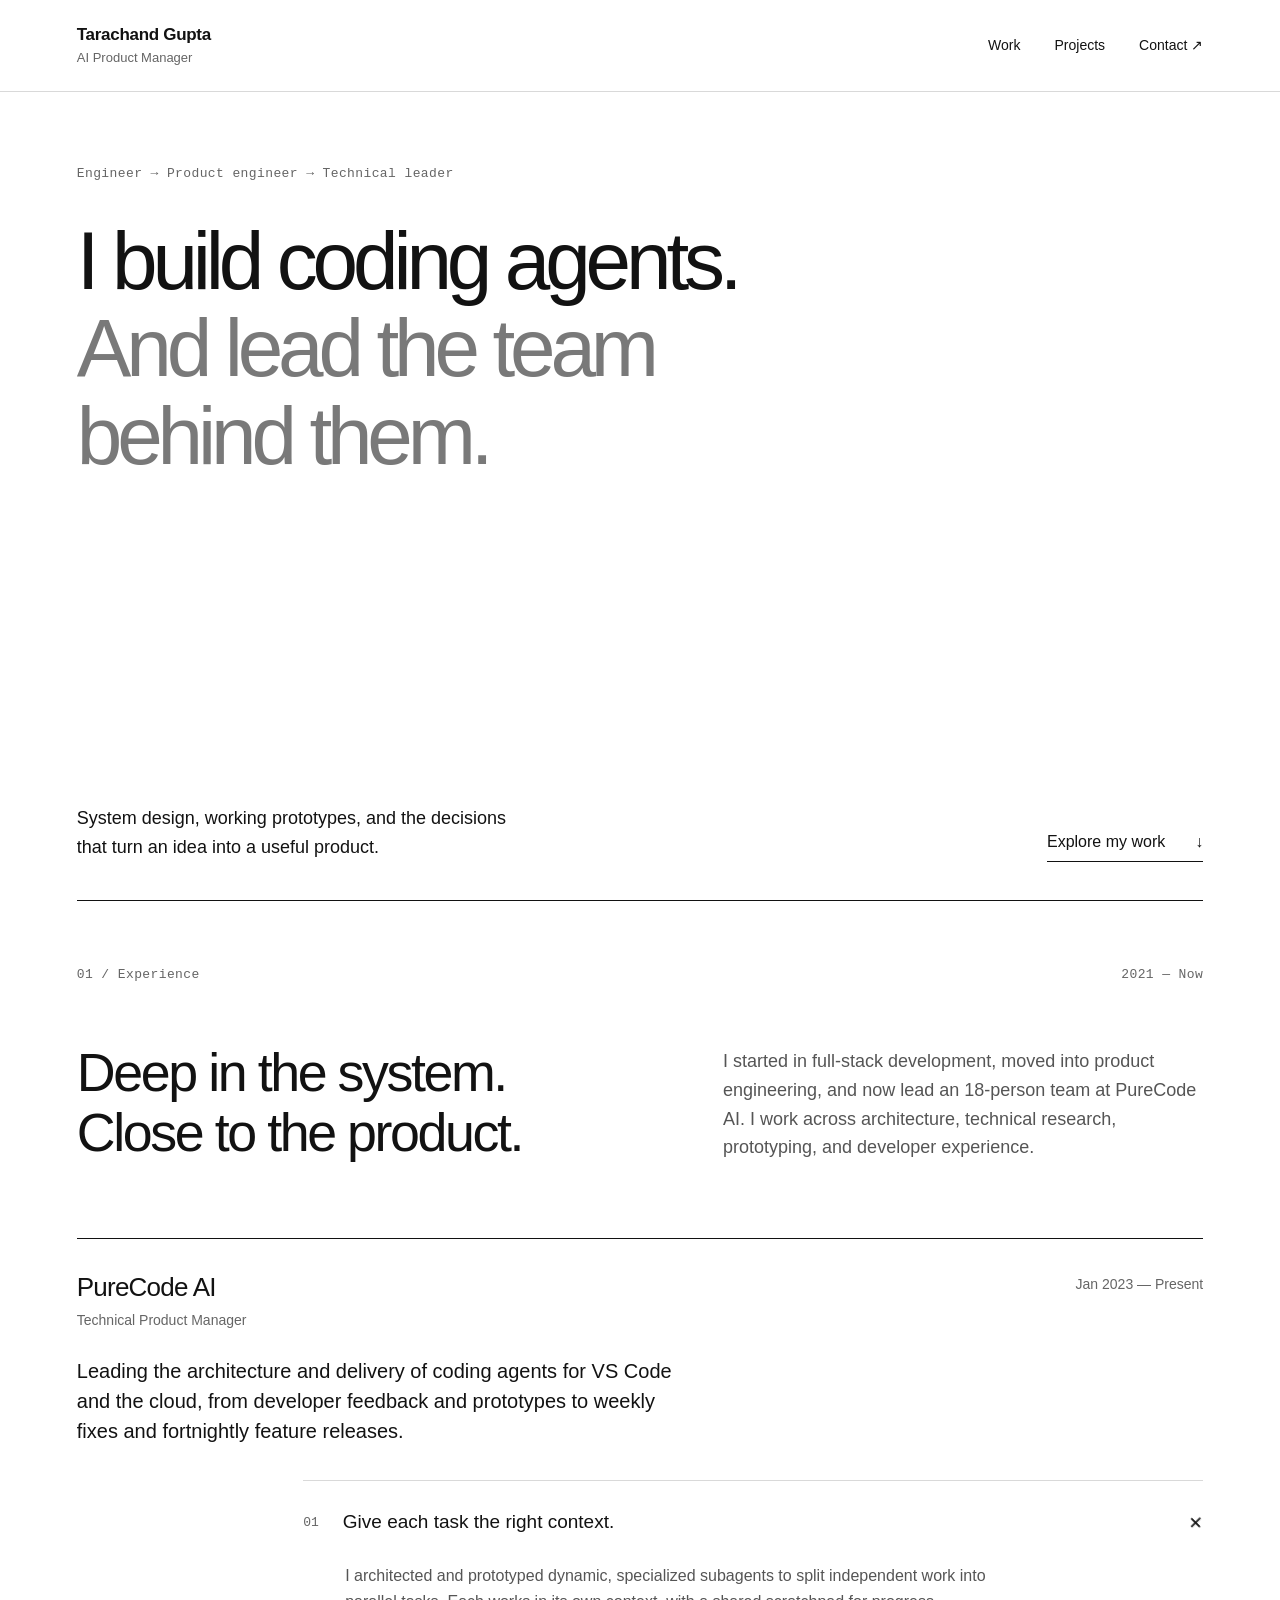
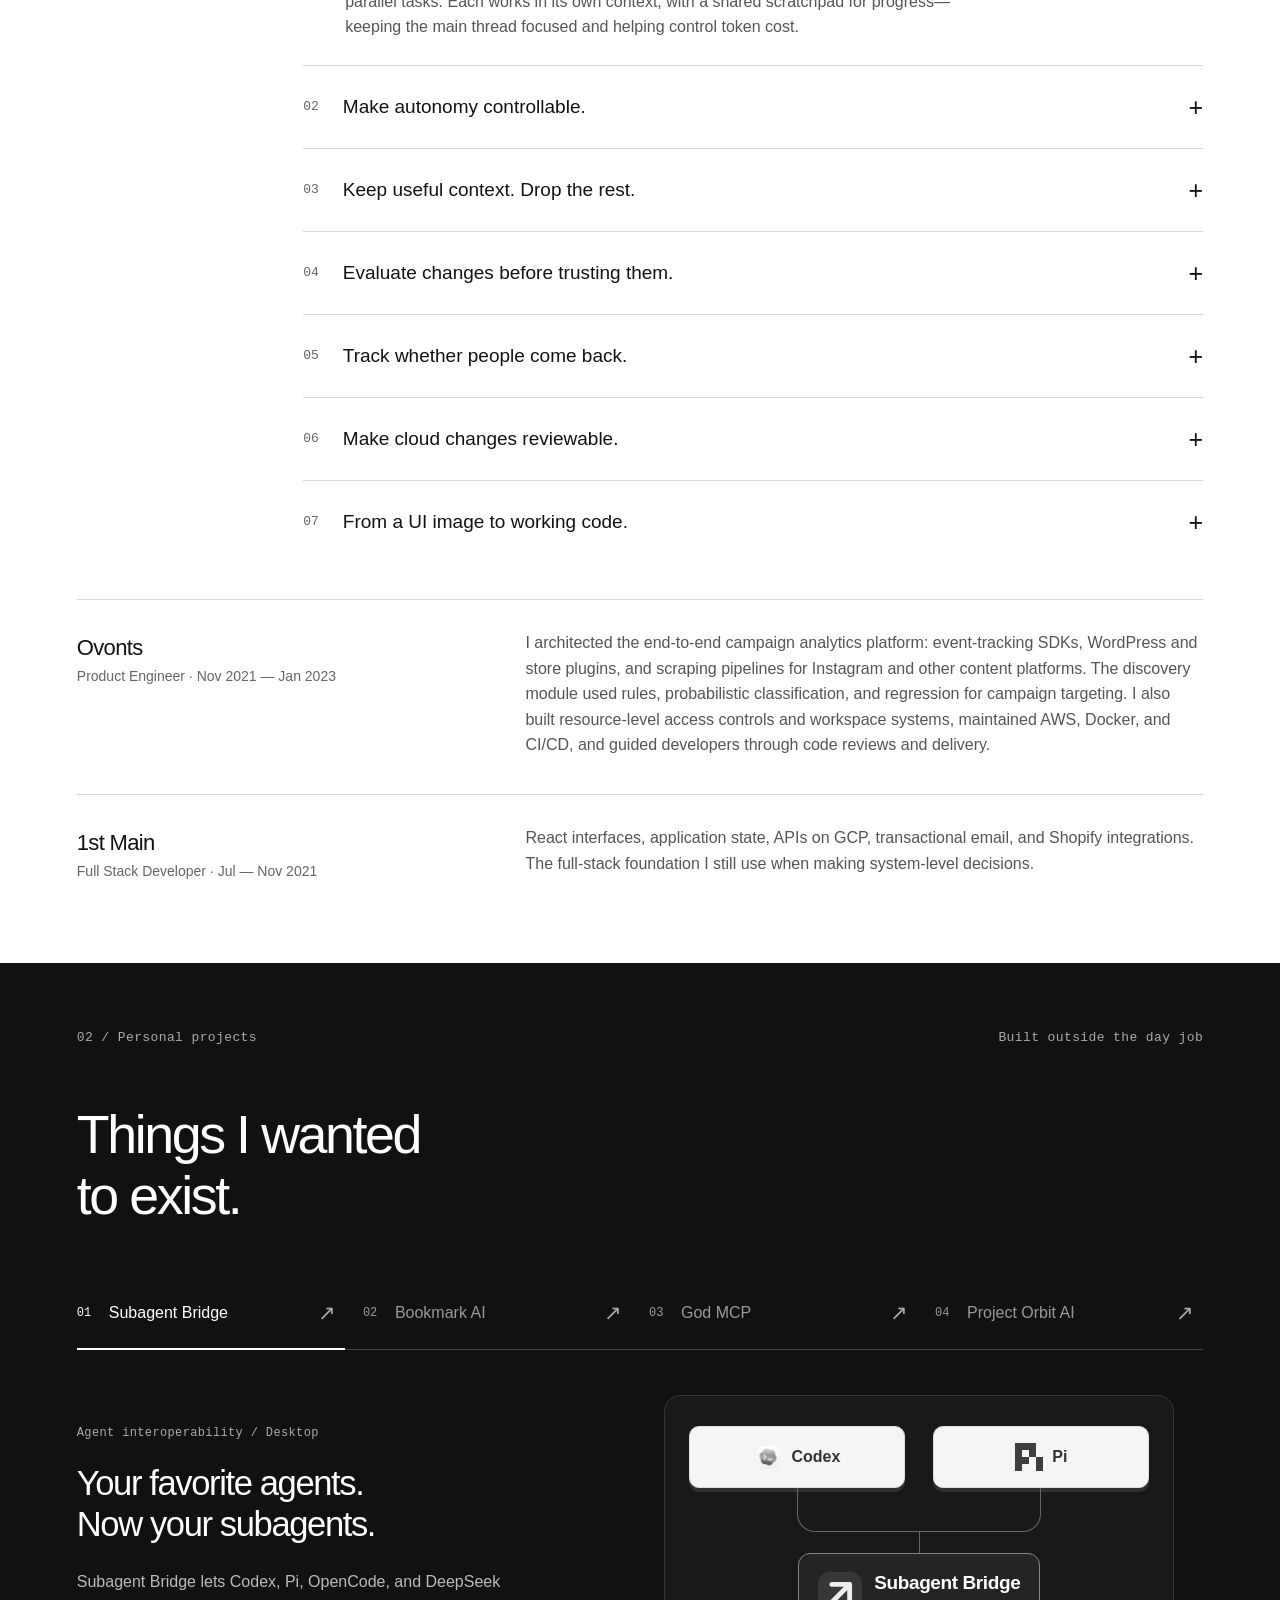
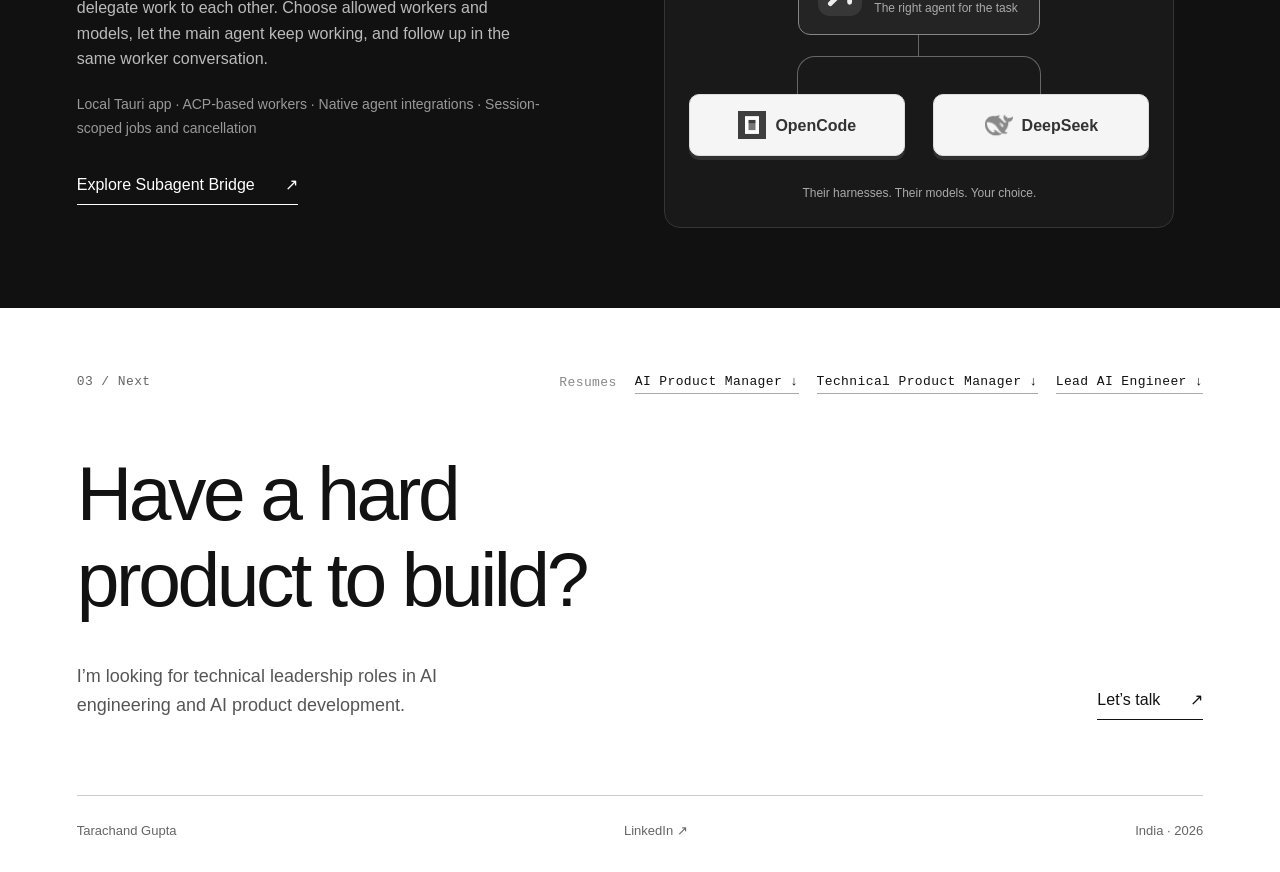
<file: index.html>
<!doctype html>
<html lang="en">
<head><meta charset="utf-8"><meta name="viewport" content="width=device-width,initial-scale=1"><meta name="description" content="Tarachand Gupta — AI Product Manager, coding agents, and software built end to end."><title>Tarachand Gupta — AI Product Manager</title><link rel="icon" type="image/svg+xml" href="data:image/svg+xml,%3Csvg xmlns='http://www.w3.org/2000/svg' viewBox='0 0 64 64'%3E%3Crect width='64' height='64' fill='%23000'/%3E%3Ctext x='8' y='44' fill='%23fff' font-family='Arial' font-size='32'%3ETG%3C/text%3E%3C/svg%3E"><link rel="stylesheet" href="style.css?v=34e13e3fbe83"><script defer src="app.js?v=e5bc640813d5"></script></head>
<body><a class="skip" href="#work">Skip to work</a>
<header class="nav"><a class="wordmark" href="#top">Tarachand Gupta<span>AI Product Manager</span></a><nav aria-label="Main navigation"><a href="#work">Work</a><a href="#projects">Projects</a><a href="#contact">Contact <span aria-hidden="true">↗</span></a></nav></header>
<main id="top"><section class="hero" aria-labelledby="hero-title"><div class="eyebrow">Engineer → Product engineer → Technical leader</div><h1 id="hero-title">I build coding agents.<br><span>And lead the team<br>behind them.</span></h1><div class="hero-bottom"><p>System design, working prototypes, and the decisions that turn an idea into a useful product.</p><a class="text-link" href="#work">Explore my work <span aria-hidden="true">↓</span></a></div><div class="hero-rule" aria-hidden="true"></div></section>
<section class="work section" id="work"><div class="section-label"><span>01 / Experience</span><span>2021 — Now</span></div><div class="work-intro"><h2>Deep in the system.<br>Close to the product.</h2><p>I started in full-stack development, moved into product engineering, and now lead an 18-person team at PureCode AI. I work across architecture, technical research, prototyping, and developer experience.</p></div><article class="current-role"><div class="role-header"><div><h3>PureCode AI</h3><p>Technical Product Manager</p></div><span>Jan 2023 — Present</span></div><p class="role-summary">Leading the architecture and delivery of coding agents for VS Code and the cloud, from developer feedback and prototypes to weekly fixes and fortnightly feature releases.</p><div class="decisions"><details open><summary><span class="index">01</span>Give each task the right context.<span class="expand" aria-hidden="true">+</span></summary><p>I architected and prototyped dynamic, specialized subagents to split independent work into parallel tasks. Each works in its own context, with a shared scratchpad for progress—keeping the main thread focused and helping control token cost.</p></details><details><summary><span class="index">02</span>Make autonomy controllable.<span class="expand" aria-hidden="true">+</span></summary><p>I led permission controls for tools and terminal commands, protected files and folders, and ways for agents to ask for clarification. Developers choose what an agent can do, and which decisions need their input.</p></details><details><summary><span class="index">03</span>Keep useful context. Drop the rest.<span class="expand" aria-hidden="true">+</span></summary><p>I led six months of context engineering improvements in early 2026, raising internally measured task success from 82% to 90–95%. Prompt caching, pruning stale tool outputs, and summarization also delivered an internally estimated 3x improvement in token-cost efficiency. The work includes hybrid retrieval, reranking, repository maps, and file-based memory.</p></details><details><summary><span class="index">04</span>Evaluate changes before trusting them.<span class="expand" aria-hidden="true">+</span></summary><p>We use Langfuse and reasoning models as LLM judges to evaluate every new model and prompt improvement. We update the judge as our evaluation needs change.</p></details><details><summary><span class="index">05</span>Track whether people come back.<span class="expand" aria-hidden="true">+</span></summary><p>Monthly paid-subscriber retention improved from 65% to 70% over eight months. Monthly enterprise customer retention was 90%, counting existing customers and excluding new sign-ups. These are internal product metrics.</p></details><details><summary><span class="index">06</span>Make cloud changes reviewable.<span class="expand" aria-hidden="true">+</span></summary><p>I guide Cloud Agent architecture for repository-connected work in isolated execution environments. Checkpoints, model fallback, and validation-to-pull-request workflows give developers ways to review and recover agent changes.</p></details><details><summary><span class="index">07</span>From a UI image to working code.<span class="expand" aria-hidden="true">+</span></summary><p>Earlier at PureCode, I designed an image-to-code ML pipeline using YOLOv7-based UI detection and an intermediate DSL, built training-data tools, and engineered a transpiler for multiple frontend frameworks. I also helped build chat-based UI iteration and the subscription, payment, and workspace systems around the product.</p></details></div></article><div class="past-role"><div><h3>Ovonts</h3><p>Product Engineer · Nov 2021 — Jan 2023</p></div><p>I architected the end-to-end campaign analytics platform: event-tracking SDKs, WordPress and store plugins, and scraping pipelines for Instagram and other content platforms. The discovery module used rules, probabilistic classification, and regression for campaign targeting. I also built resource-level access controls and workspace systems, maintained AWS, Docker, and CI/CD, and guided developers through code reviews and delivery.</p></div><div class="past-role"><div><h3>1st Main</h3><p>Full Stack Developer · Jul — Nov 2021</p></div><p>React interfaces, application state, APIs on GCP, transactional email, and Shopify integrations. The full-stack foundation I still use when making system-level decisions.</p></div></section>
<section class="projects section" id="projects"><div class="section-label"><span>02 / Personal projects</span><span>Built outside the day job</span></div><h2>Things I wanted<br>to exist.</h2><div class="project-tabs" role="tablist" aria-label="Personal projects"><div class="project-tab-row" role="presentation"><button id="tab-bridge" role="tab" aria-selected="true" aria-controls="panel-bridge" tabindex="0"><span class="project-number">01</span><span class="project-name">Subagent Bridge</span></button><a class="project-launch" href="https://tarachand-gupta.github.io/subagent-bridge-site/" target="_blank" rel="noopener noreferrer" aria-label="Open Subagent Bridge website in a new tab" title="Open Subagent Bridge website"><span aria-hidden="true">↗</span></a></div><div class="project-tab-row" role="presentation"><button id="tab-bookmark" role="tab" aria-selected="false" aria-controls="panel-bookmark" tabindex="-1"><span class="project-number">02</span><span class="project-name">Bookmark AI</span></button><a class="project-launch" href="https://bookmark-ai.cloud" target="_blank" rel="noopener noreferrer" aria-label="Open Bookmark AI website in a new tab" title="Open Bookmark AI website"><span aria-hidden="true">↗</span></a></div><div class="project-tab-row" role="presentation"><button id="tab-god" role="tab" aria-selected="false" aria-controls="panel-god" tabindex="-1"><span class="project-number">03</span><span class="project-name">God MCP</span></button><a class="project-launch" href="god-mcp/" target="_blank" rel="noopener noreferrer" aria-label="Open God MCP website in a new tab" title="Open God MCP website"><span aria-hidden="true">↗</span></a></div><div class="project-tab-row" role="presentation"><button id="tab-orbit" role="tab" aria-selected="false" aria-controls="panel-orbit" tabindex="-1"><span class="project-number">04</span><span class="project-name">Project Orbit AI</span></button><a class="project-launch" href="https://project-orbit-opal.vercel.app" target="_blank" rel="noopener noreferrer" aria-label="Open Project Orbit AI website in a new tab" title="Open Project Orbit AI website"><span aria-hidden="true">↗</span></a></div></div>
<div class="project-panel" id="panel-bridge" role="tabpanel" aria-labelledby="tab-bridge" tabindex="0"><div class="project-copy"><span class="eyebrow">Agent interoperability / Desktop</span><h3>Your favorite agents.<br>Now your subagents.</h3><p>Subagent Bridge lets Codex, Pi, OpenCode, and DeepSeek delegate work to each other. Choose allowed workers and models, let the main agent keep working, and follow up in the same worker conversation.</p><p class="technical">Local Tauri app · ACP-based workers · Native agent integrations · Session-scoped jobs and cancellation</p><a class="text-link" href="https://tarachand-gupta.github.io/subagent-bridge-site/" target="_blank" rel="noopener noreferrer">Explore Subagent Bridge <span aria-hidden="true">↗</span></a></div><div class="bridge-network" role="img" aria-label="Codex, Pi, OpenCode, and DeepSeek connected through Subagent Bridge. Each can delegate to another as a subagent using its own harness and models.">
  <div class="bridge-agents"><div class="bridge-agent"><img src="assets/agents/codex.png" width="28" height="28" alt=""><span>Codex</span></div><div class="bridge-agent"><img src="assets/agents/pi.svg" width="28" height="28" alt=""><span>Pi</span></div></div>
  <div class="bridge-connections" aria-hidden="true"></div>
  <div class="bridge-hub"><svg class="bridge-mark" viewBox="0 0 64 64" width="48" height="48" aria-hidden="true"><rect width="64" height="64" rx="17" fill="#373737"/><path d="m18 46 28-28M20 18h26v26" fill="none" stroke="currentColor" stroke-width="7" stroke-linecap="round" stroke-linejoin="round"/></svg><div><strong>Subagent Bridge</strong><small>The right agent for the task</small></div></div>
  <div class="bridge-connections bridge-connections-lower" aria-hidden="true"></div>
  <div class="bridge-agents"><div class="bridge-agent"><img src="assets/agents/opencode.png" width="28" height="28" alt=""><span>OpenCode</span></div><div class="bridge-agent"><img src="assets/agents/deepseek.ico" width="28" height="28" alt=""><span>DeepSeek</span></div></div>
  <p class="bridge-caption">Their harnesses. Their models. Your choice.</p>
</div></div>
<div class="project-panel" id="panel-bookmark" role="tabpanel" aria-labelledby="tab-bookmark" tabindex="0" hidden><div class="project-copy"><span class="eyebrow">Personal knowledge / Cross-platform</span><h3>Find what you saved.<br>Even if you forgot the words.</h3><p>Bookmark AI organizes saved pages and finds them by meaning. It connects a searchable library, saved tab sessions, live tabs, and an assistant that can search your bookmarks.</p><p class="technical">Shared search and ingestion engine · Semantic + full-text retrieval · Web, browser extensions, mobile, and macOS clients</p><a class="text-link" href="https://bookmark-ai.cloud" target="_blank" rel="noopener noreferrer">Visit Bookmark AI <span aria-hidden="true">↗</span></a></div><figure class="project-visual"><img src="assets/bookmark-library.jpg" alt="Bookmark AI library showing saved pages, collections, and search" width="1440" height="900" loading="lazy"><figcaption>Bookmark AI / Library</figcaption></figure></div>
<div class="project-panel" id="panel-god" role="tabpanel" aria-labelledby="tab-god" tabindex="0" hidden><div class="project-copy"><span class="eyebrow">Developer tools / Open source</span><h3>Turn anything<br>into MCP.</h3><p>Your agent writes the missing integration. God MCP turns its tool definitions and Python code into a local MCP server, then registers it with the coding agents you choose.</p><p class="technical">Python / FastMCP · 8 host adapters · Preview before installing · Existing settings preserved</p><p class="project-note">Tool discovery checked in Codex; generated tool invocation checked with Pi’s MCP client.</p><div class="project-links"><a class="text-link" href="god-mcp/" target="_blank" rel="noopener noreferrer">Explore God MCP <span aria-hidden="true">↗</span></a><a class="text-link" href="https://github.com/Tarachand-Gupta/god-mcp" target="_blank" rel="noopener noreferrer">View source <span aria-hidden="true">↗</span></a></div></div><div class="mcp-diagram" role="img" aria-label="An agent defines a tool. God MCP generates its server and registers it with selected agent hosts."><div><span>01</span><strong>Define the tool</strong><small>Description + schema + implementation</small></div><span class="flow-line" aria-hidden="true"></span><div><span>02</span><strong>God MCP</strong><small>Generate the server</small></div><span class="flow-line" aria-hidden="true"></span><div><span>03</span><strong>Choose the agents</strong><small>Discover, select, and register</small></div></div></div>
<div class="project-panel" id="panel-orbit" role="tabpanel" aria-labelledby="tab-orbit" tabindex="0" hidden><div class="project-copy"><span class="eyebrow">Generative AI / Interactive 3D</span><h3>Describe an object.<br>Then play with it.</h3><p>A 3D sandbox where prompts become objects you can interact with. Generate a vehicle, get in, and drive it. Refine an object with another prompt.</p><p class="technical">React Three Fiber · Rapier physics · Schema-validated object generation · Local templates when no model is available</p><a class="text-link" href="https://project-orbit-opal.vercel.app" target="_blank" rel="noopener noreferrer">Explore Project Orbit AI <span aria-hidden="true">↗</span></a></div><figure class="project-visual orbit"><img src="assets/project-orbit.png" alt="Project Orbit AI gameplay in a low-poly 3D world" width="1440" height="900" loading="lazy"><figcaption>Project Orbit AI / Sandbox</figcaption></figure></div></section>
<section class="contact section" id="contact"><div class="section-label"><span>03 / Next</span><div class="resume-downloads" aria-label="Resume downloads"><span>Resumes</span><a href="resumes/Tarachand-Gupta-AI-Product-Manager.pdf" download="Tarachand Gupta - AI Product Manager.pdf">AI Product Manager <span aria-hidden="true">↓</span></a><a href="resumes/Tarachand-Gupta-Technical-Product-Manager.pdf" download="Tarachand Gupta - Technical Product Manager.pdf">Technical Product Manager <span aria-hidden="true">↓</span></a><a href="resumes/Tarachand-Gupta-Lead-AI-Engineer.pdf" download="Tarachand Gupta - Lead AI Engineer.pdf">Lead AI Engineer <span aria-hidden="true">↓</span></a></div></div><h2>Have a hard<br>product to build?</h2><div class="contact-bottom"><p>I’m looking for technical leadership roles in AI engineering and AI product development.</p><a class="text-link" href="mailto:tarachandragupta2784@gmail.com">Let’s talk <span aria-hidden="true">↗</span></a></div></section></main><footer><span>Tarachand Gupta</span><a href="https://www.linkedin.com/in/tarachand-gupta/" target="_blank" rel="noopener noreferrer">LinkedIn <span aria-hidden="true">↗</span></a><span>India · 2026</span></footer></body></html>
</file>
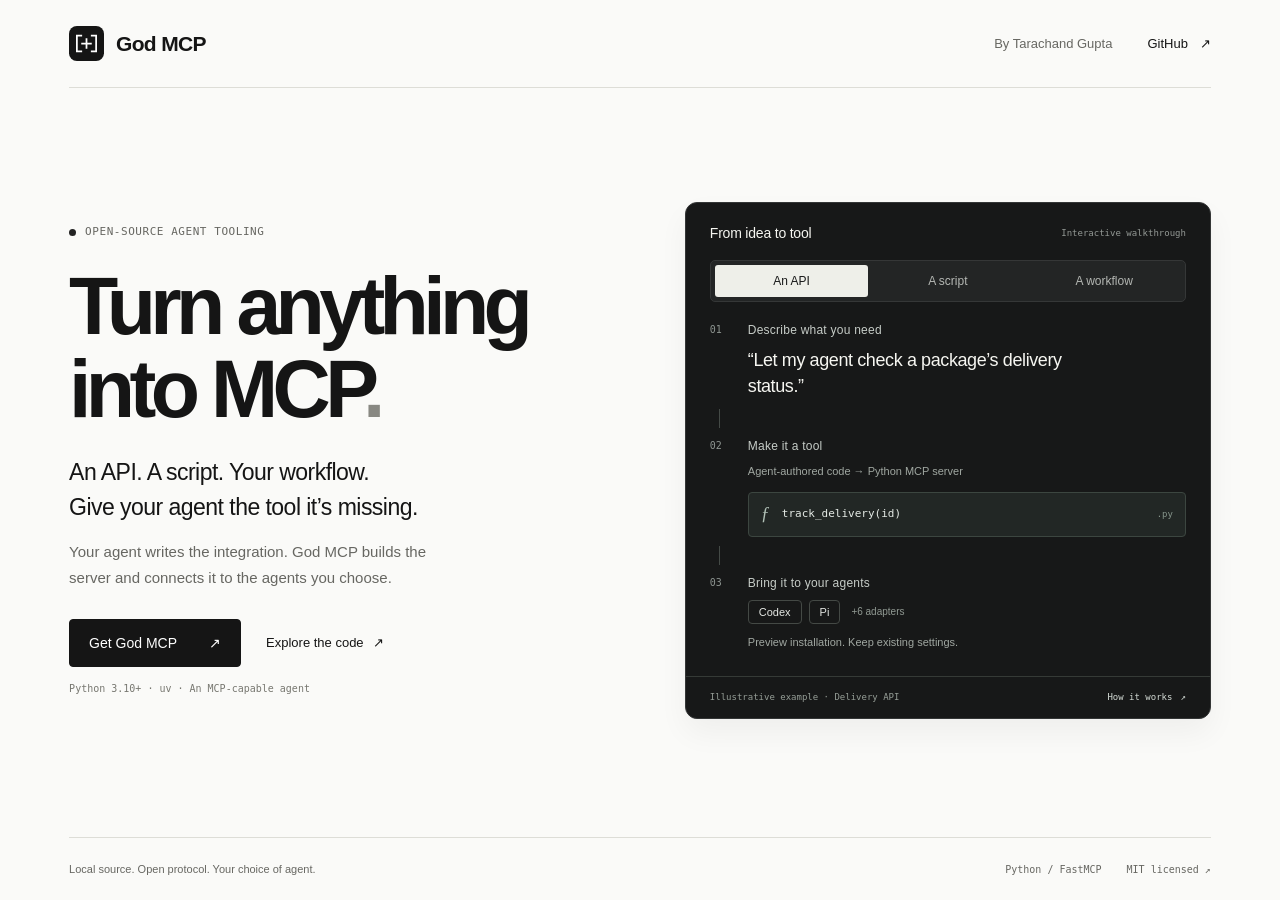
<file: god-mcp/index.html>
<!doctype html>
<html lang="en">
<head>
  <meta charset="utf-8">
  <meta name="viewport" content="width=device-width, initial-scale=1">
  <meta name="description" content="Turn anything into MCP. God MCP turns agent-authored integrations into local Python MCP servers and connects them to the coding agents you choose.">
  <meta property="og:title" content="God MCP — Turn anything into MCP.">
  <meta property="og:description" content="An API. A script. Your workflow. Give your coding agent the tools it needs, with source you own and hosts you choose.">
  <meta property="og:type" content="website">
  <link rel="canonical" href="https://tarachand-gupta.github.io/god-mcp/">
  <link rel="icon" type="image/svg+xml" href="data:image/svg+xml,%3Csvg xmlns='http://www.w3.org/2000/svg' viewBox='0 0 64 64'%3E%3Crect width='64' height='64' rx='14' fill='%23141414'/%3E%3Cpath d='M24 18H14v28h10M40 18h10v28H40M32 23v18M23 32h18' fill='none' stroke='white' stroke-width='4'/%3E%3C/svg%3E">
  <title>God MCP — Turn anything into MCP.</title>
  <link rel="stylesheet" href="style.css?v=0813135c8b24">
  <script src="app.js?v=1c6c450156c3" defer></script>
</head>
<body>
  <a class="skip" href="#main">Skip to content</a>
  <div class="page">
    <header class="header">
      <a class="brand" href="./" aria-label="God MCP home"><svg viewBox="0 0 40 40" fill="none" aria-hidden="true"><rect width="40" height="40" rx="9" fill="currentColor"/><path d="M15 11H9v18h6m10-18h6v18h-6M20 14v12m-6-6h12" stroke="#fff" stroke-width="2"/></svg><span>God MCP</span></a>
      <nav aria-label="Main navigation"><a class="portfolio-link" href="../#projects">By Tarachand Gupta</a><a class="nav-source" href="https://github.com/Tarachand-Gupta/god-mcp" target="_blank" rel="noopener noreferrer">GitHub <span aria-hidden="true">↗</span></a></nav>
    </header>
    <main id="main">
      <div class="intro">
        <p class="eyebrow"><span class="open-mark" aria-hidden="true"></span>Open-source agent tooling</p>
        <h1>Turn anything<br>into <span class="mcp-word">MCP<span class="period">.</span></span></h1>
        <p class="lead">An API. A script. Your workflow.<br>Give your agent the tool it’s missing.</p>
        <p class="explanation">Your agent writes the integration. God MCP builds the server and connects it to the agents you choose.</p>
        <div class="actions"><a class="button" href="https://github.com/Tarachand-Gupta/god-mcp#quick-start" target="_blank" rel="noopener noreferrer">Get God MCP <span aria-hidden="true">↗</span></a><a class="source-link" href="https://github.com/Tarachand-Gupta/god-mcp" target="_blank" rel="noopener noreferrer">Explore the code <span aria-hidden="true">↗</span></a></div>
        <p class="requirements">Python 3.10+ · uv · An MCP-capable agent</p>
      </div>
      <section class="walkthrough" aria-labelledby="demo-title">
        <div class="demo-heading"><h2 id="demo-title">From idea to tool</h2><span>Interactive walkthrough</span></div>
        <div class="example-tabs" role="tablist" aria-label="Choose a tool example">
          <button id="example-api" role="tab" aria-selected="true" aria-controls="example-panel" data-example="api" tabindex="0">An API</button>
          <button id="example-script" role="tab" aria-selected="false" aria-controls="example-panel" data-example="script" tabindex="-1">A script</button>
          <button id="example-workflow" role="tab" aria-selected="false" aria-controls="example-panel" data-example="workflow" tabindex="-1">A workflow</button>
        </div>
        <div class="example-panel" id="example-panel" role="tabpanel" aria-labelledby="example-api" tabindex="0">
          <div class="step step-define"><span class="step-number">01</span><div><h3>Describe what you need</h3><p id="example-prompt">“Let my agent check a package’s delivery status.”</p></div></div>
          <div class="connector" aria-hidden="true"><i></i></div>
          <div class="step step-build"><span class="step-number">02</span><div><h3>Make it a tool</h3><p class="step-detail">Agent-authored code → Python MCP server</p><div class="tool-signature"><span aria-hidden="true">ƒ</span><code id="example-tool">track_delivery(id)</code><span class="file-type">.py</span></div></div></div>
          <div class="connector" aria-hidden="true"><i></i></div>
          <div class="step step-connect"><span class="step-number">03</span><div><h3>Bring it to your agents</h3><div class="agent-chips"><span>Codex</span><span>Pi</span><span>+6 adapters</span></div><p class="step-detail">Preview installation. Keep existing settings.</p></div></div>
        </div>
        <div class="demo-footer"><span class="demo-status" aria-live="polite" id="example-status">Illustrative example · Delivery API</span><a href="https://github.com/Tarachand-Gupta/god-mcp#how-it-works" target="_blank" rel="noopener noreferrer" aria-label="Read how God MCP works on GitHub">How it works <span aria-hidden="true">↗</span></a></div>
      </section>
    </main>
    <footer><p>Local source. Open protocol. Your choice of agent.</p><div><span>Python / FastMCP</span><a href="https://github.com/Tarachand-Gupta/god-mcp/blob/main/LICENSE" target="_blank" rel="noopener noreferrer">MIT licensed <span aria-hidden="true">↗</span></a></div></footer>
  </div>
</body>
</html>
</file>
<file: style.css>
:root{--ink:#121212;--paper:#fff;--muted:#656565;--line:#d9d9d9;--gutter:clamp(24px,6vw,100px)}*{box-sizing:border-box}html{scroll-behavior:smooth;scroll-padding-top:105px}body{margin:0;background:var(--paper);color:var(--ink);font:16px/1.6 -apple-system,BlinkMacSystemFont,"Helvetica Neue",Arial,sans-serif;-webkit-font-smoothing:antialiased}a{color:inherit;text-decoration:none}button{font:inherit}button,a,summary{-webkit-tap-highlight-color:transparent}a:focus-visible,button:focus-visible,summary:focus-visible,[tabindex]:focus-visible{outline:2px solid currentColor;outline-offset:6px}::selection{background:#111;color:white}.skip{position:absolute;top:-100px;left:24px;background:#111;color:white;padding:12px;z-index:5}.skip:focus{top:12px}.nav{padding:24px var(--gutter);display:flex;justify-content:space-between;align-items:center;border-bottom:1px solid var(--line);background:#fffffff2;position:sticky;top:0;z-index:3;backdrop-filter:blur(12px)}.wordmark{font-size:17px;font-weight:600;letter-spacing:-.3px;line-height:1.3}.wordmark span{display:block;font-size:13px;color:var(--muted);font-weight:400;letter-spacing:0;margin-top:4px}.nav nav{display:flex;gap:34px;font-size:14px}.nav nav a{position:relative}.nav nav a:after{content:"";position:absolute;bottom:-5px;left:0;width:100%;height:1px;background:currentColor;transform:scaleX(0);transform-origin:left;transition:transform .25s}.nav nav a:hover:after{transform:scaleX(1)}.hero{padding:clamp(60px,8vh,110px) var(--gutter) 0;min-height:calc(100svh - 91px);display:flex;flex-direction:column}.eyebrow,.section-label{font:13px/1.6 ui-monospace,SFMono-Regular,Consolas,monospace;letter-spacing:.03em}.eyebrow{color:var(--muted)}h1,h2,h3,p{margin:0}h1{font-size:clamp(46px,6.4vw,104px);font-weight:500;letter-spacing:-.063em;line-height:1.07;margin:32px 0 48px;max-width:1240px}h1>span{color:#797979}.hero-bottom{margin-top:auto;display:flex;justify-content:space-between;align-items:end;gap:40px;padding-bottom:38px}.hero-bottom p{font-size:18px;max-width:455px;line-height:1.6}.text-link{display:inline-flex;align-items:center;justify-content:space-between;gap:30px;padding-bottom:6px;border-bottom:1px solid currentColor;font-size:16px;white-space:nowrap}.text-link span{transition:transform .25s}.text-link:hover span{transform:translate(3px,-3px)}.hero-rule{height:1px;background:var(--ink);transform-origin:left;animation:draw-line 1.2s .2s both}.section{padding:64px var(--gutter) 80px}.section-label{display:flex;justify-content:space-between;gap:24px;margin-bottom:56px;color:var(--muted)}h2{font-size:clamp(36px,4.2vw,68px);line-height:1.12;letter-spacing:-.045em;font-weight:500}h3{font-size:26px;font-weight:500;letter-spacing:-.03em}.work-intro{display:grid;grid-template-columns:1.2fr 1fr;gap:70px;align-items:end;margin-bottom:76px}.work-intro p{max-width:480px;color:#555;font-size:18px}.current-role{border-top:1px solid var(--ink);padding-top:28px}.role-header{display:flex;justify-content:space-between;align-items:start;gap:20px}.role-header p,.role-header>span,.past-role>div p{color:var(--muted);font-size:14px}.role-header>span{padding-top:6px}.role-summary{font-size:20px;max-width:620px;margin:25px 0 34px;line-height:1.5}.decisions{max-width:900px;margin-left:auto}.decisions details{border-top:1px solid var(--line)}summary{cursor:pointer;display:flex;align-items:center;gap:24px;list-style:none;padding:21px 0;font-size:19px}summary::-webkit-details-marker{display:none}.index{font:13px ui-monospace,SFMono-Regular,monospace;color:var(--muted)}.expand{margin-left:auto;font-size:25px;font-weight:300;transition:transform .25s}details[open] .expand{transform:rotate(45deg)}.decisions p{padding:0 56px 25px 42px;max-width:740px;color:#555}.past-role{border-top:1px solid var(--line);margin-top:36px;padding-top:30px;display:grid;grid-template-columns:1fr 1.7fr;gap:50px}.past-role>p{color:#555;max-width:675px}.past-role h3{font-size:22px}.projects{background:#111;color:white;padding-top:65px}.projects .section-label{color:#aaa}.projects h2{margin-bottom:52px}.project-tabs{display:flex;border-bottom:1px solid #444;margin-bottom:45px}.project-tabs button{padding:16px 30px 17px 0;margin-right:30px;border:0;background:none;color:#999;font:13px ui-monospace,SFMono-Regular,monospace;cursor:pointer;position:relative}.project-tabs button span{margin-left:18px;font:17px -apple-system,BlinkMacSystemFont,"Helvetica Neue",Arial,sans-serif}.project-tabs button[aria-selected=true]{color:white}.project-tabs button:after{content:"";height:2px;background:currentColor;position:absolute;left:0;right:30px;bottom:-1px;transform:scaleX(0);transform-origin:left;transition:transform .3s}.project-tabs button[aria-selected=true]:after{transform:scaleX(1)}.project-panel{display:grid;grid-template-columns:1fr 1.15fr;gap:65px;align-items:center;min-height:400px;animation:project-in .45s both}.project-panel[hidden]{display:none}.project-copy .eyebrow{color:#aaa;font-size:12px}.project-copy h3{font-size:clamp(28px,2.7vw,43px);line-height:1.18;letter-spacing:-.04em;margin:19px 0 25px}.project-copy>p{color:#bbb;max-width:465px}.project-copy .technical{font-size:14px;line-height:1.7;margin-top:21px;color:#999}.project-copy .text-link{margin-top:32px}.project-note{font-size:14px;margin-top:28px}.project-visual{margin:0;min-width:0}.project-visual img{display:block;width:100%;height:auto;aspect-ratio:1.52;object-fit:cover;object-position:left top;filter:grayscale(1);border:1px solid #555;transition:filter .6s,transform .6s}.project-visual:hover img{transform:translateY(-4px)}.project-visual figcaption{font:12px ui-monospace,monospace;color:#999;margin-top:16px}.orbit img{object-position:center}.mcp-diagram{max-width:400px;width:100%;margin:auto;display:flex;align-items:center;flex-direction:column;padding:15px 0}.mcp-diagram>div{width:100%;border:1px solid #555;padding:20px 24px;position:relative}.mcp-diagram div>span{position:absolute;right:20px;top:20px;color:#888;font:12px ui-monospace,monospace}.mcp-diagram strong{font-size:18px;font-weight:500;display:block}.mcp-diagram small{display:block;color:#aaa;font-size:13px;margin-top:5px}.flow-line{width:1px;height:32px;background:#555;position:relative;overflow:hidden}.flow-line:after{content:"";position:absolute;top:-12px;left:0;width:1px;height:12px;background:white;animation:flow 2.4s linear infinite}.contact{padding-bottom:75px}.contact h2{font-size:clamp(44px,6vw,90px)}.contact .section-label a{color:#111;border-bottom:1px solid #aaa}.contact-bottom{display:flex;justify-content:space-between;align-items:end;gap:32px;margin-top:40px}.contact-bottom p{max-width:420px;font-size:18px;color:#555}footer{margin:0 var(--gutter);padding:25px 0 30px;border-top:1px solid #ccc;display:flex;justify-content:space-between;gap:20px;font-size:13px;color:var(--muted)}.motion-ready .reveal{opacity:0;transform:translateY(22px);transition:opacity .65s,transform .65s}.motion-ready .reveal.in-view{opacity:1;transform:none}@keyframes draw-line{from{transform:scaleX(0)}to{transform:scaleX(1)}}@keyframes project-in{from{opacity:.2;transform:translateY(10px)}to{opacity:1;transform:none}}@keyframes flow{to{transform:translateY(48px)}}
@media(min-width:1700px){main,footer,.nav{max-width:1700px;margin-left:auto;margin-right:auto}.hero{min-height:830px}footer{max-width:1500px}}@media(max-width:900px){h1{font-size:clamp(46px,7.3vw,68px)}.hero{min-height:680px}.work-intro{gap:35px}.project-panel{gap:35px;grid-template-columns:1fr 1fr}.project-tabs button{margin-right:18px;padding-right:16px}.project-tabs button span{margin-left:9px;font-size:15px}}@media(max-width:650px){html{scroll-padding-top:90px}.nav{padding-top:18px;padding-bottom:18px}.wordmark{font-size:15px}.wordmark span{font-size:12px}.nav nav{gap:17px;font-size:13px}.nav nav a:last-child{display:none}.hero{min-height:660px;padding-top:45px}.hero .eyebrow{font-size:12px;max-width:280px}h1{font-size:clamp(39px,8.9vw,57px);margin:30px 0 42px;letter-spacing:-.058em}.hero-bottom{display:block;padding-bottom:32px}.hero-bottom p{font-size:17px;max-width:340px;margin-bottom:28px}.section{padding-top:42px;padding-bottom:50px}.section-label{font-size:12px;margin-bottom:36px}.section-label span:last-child{max-width:145px;text-align:right}.work-intro,.past-role{grid-template-columns:1fr;gap:23px}.work-intro{margin-bottom:43px}.work-intro p{font-size:17px}.role-header>span{font-size:12px;text-align:right}.role-header h3{font-size:25px}.role-summary{font-size:18px}.decisions summary{font-size:17px;gap:15px}.decisions p{padding-left:31px;padding-right:0;font-size:16px}.past-role{margin-top:25px;padding-top:25px;gap:14px}.projects h2{margin-bottom:30px}.project-tabs{justify-content:space-between;gap:10px;margin-bottom:32px}.project-tabs button{padding:12px 0;margin:0;font-size:12px;text-align:left}.project-tabs button span{display:block;margin:4px 0 0;font-size:14px}.project-tabs button:after{right:0}.project-panel{grid-template-columns:1fr;gap:35px;min-height:640px;align-content:start}.project-copy h3{font-size:32px}.project-visual img{aspect-ratio:1.52}.project-copy .text-link{margin-top:23px}.mcp-diagram{max-width:100%;padding:0}.mcp-diagram>div{padding:15px 20px}.mcp-diagram strong{font-size:16px}.mcp-diagram small{font-size:12px}.flow-line{height:20px}.contact-bottom{display:block}.contact-bottom p{margin-bottom:28px;font-size:17px}footer{font-size:12px;flex-wrap:wrap}footer span:last-child{margin-left:auto}}
@media(prefers-reduced-motion:reduce){html{scroll-behavior:auto}*,*:before,*:after{animation:none!important;transition:none!important}.motion-ready .reveal{opacity:1;transform:none}}

/* Four project tabs stay readable without squeezing their labels. */
.project-tabs{display:grid;grid-template-columns:repeat(4,minmax(0,1fr));gap:18px}.project-tabs button{margin:0;padding:16px 0;text-align:left}.project-tabs button:after{right:0}.project-tabs button span{margin-left:10px}
@media(max-width:900px){.project-tabs{grid-template-columns:repeat(2,minmax(0,1fr));gap:0 20px}.project-tabs button{border-bottom:1px solid #333}.project-tabs button span{display:inline;margin-left:10px;font-size:15px}}
@media(max-width:380px){.project-tabs button span{font-size:13px}}

/* Connected harnesses: each agent can be the parent or the worker. */
.bridge-network{width:100%;max-width:510px;margin:auto;padding:30px 24px 24px;background:#191919;border:1px solid #353535;border-radius:16px;display:flex;flex-direction:column;align-items:center}
.bridge-agents{width:100%;display:grid;grid-template-columns:1fr 1fr;gap:28px}
.bridge-agent{display:flex;align-items:center;justify-content:center;gap:9px;min-width:0;padding:16px 10px;background:#f5f5f5;color:#333;border:1px solid #ddd;border-radius:10px;box-shadow:0 4px 0 #303030;font-size:16px;font-weight:600;line-height:1.2}
.bridge-agent img{color-scheme:light;width:28px;height:28px;object-fit:contain;filter:grayscale(1);opacity:.8;flex-shrink:0}
.bridge-connections{width:calc(50% + 14px);height:44px;border:1px solid #666;border-top:0;border-radius:0 0 18px 18px;position:relative}
.bridge-connections:after{content:"";position:absolute;width:1px;height:22px;background:#666;left:50%;top:100%}
.bridge-hub{display:flex;align-items:center;gap:12px;max-width:100%;padding:17px 19px;margin-top:21px;border:1px solid #858585;border-radius:12px;background:#242424;position:relative;z-index:1}
.bridge-mark{flex-shrink:0;width:44px;height:44px;color:#eee}
.bridge-hub strong{display:block;font-size:19px;font-weight:600;letter-spacing:-.4px;line-height:1.3}
.bridge-hub small{display:block;font-size:12px;color:#aaa;margin-top:5px;line-height:1.4}
.bridge-connections-lower{transform:rotate(180deg);margin-top:21px;height:38px}
.bridge-caption{font-size:12px!important;color:#aaa;text-align:center;line-height:1.6;margin-top:28px!important}
@media(min-width:651px) and (max-width:1100px){.bridge-network{padding:24px 16px 20px}.bridge-agents{gap:20px}.bridge-agent{font-size:13px;padding:13px 7px;gap:7px}.bridge-agent img{width:24px;height:24px}.bridge-connections{width:calc(50% + 10px)}.bridge-hub{padding:14px 12px;gap:9px}.bridge-hub strong{font-size:17px}.bridge-hub small{font-size:10px}.bridge-mark{width:36px;height:36px}.bridge-caption{font-size:11px!important}}
@media(max-width:650px){.bridge-network{max-width:430px;padding:26px 18px 22px}.bridge-agents{gap:20px}.bridge-agent{font-size:14px;padding:14px 8px;gap:8px}.bridge-agent img{width:25px;height:25px}.bridge-connections{width:calc(50% + 10px);height:36px}.bridge-connections-lower{height:32px}.bridge-hub{padding:15px 13px;gap:10px}.bridge-hub strong{font-size:18px}.bridge-mark{width:40px;height:40px}.bridge-hub small{font-size:11px}.bridge-caption{font-size:11px!important}}
@media(max-width:370px){.bridge-network{padding-inline:12px}.bridge-agents{gap:16px}.bridge-agent{font-size:12px;padding:13px 6px;gap:6px}.bridge-agent img{width:22px;height:22px}.bridge-connections{width:calc(50% + 8px)}.bridge-hub strong{font-size:16px}.bridge-hub small{font-size:10px}.bridge-mark{width:32px;height:32px}.bridge-hub{gap:8px;padding:14px 10px}.bridge-caption{font-size:10px!important}}

/* Separate launch links keep every project row selectable without nested controls. */
.project-tab-row{position:relative;min-width:0}.project-tabs .project-tab-row button{display:grid;grid-template-columns:20px minmax(0,1fr);align-items:center;gap:12px;width:100%;min-height:72px;padding:17px 44px 17px 0;margin:0}.project-tabs .project-tab-row button span{margin:0}.project-tabs .project-tab-row .project-number{font:12px ui-monospace,SFMono-Regular,monospace}.project-tabs .project-tab-row .project-name{font-size:16px;line-height:1.4}.project-launch{position:absolute;right:0;top:50%;transform:translateY(-50%);width:36px;height:44px;display:grid;place-items:center;color:#aaa;font-size:21px;transition:color .2s,background .2s;border-radius:3px}.project-launch:hover{color:#fff;background:#292929}.project-launch span{display:block;transition:transform .2s}.project-launch:hover span{transform:translate(2px,-2px)}.project-links{display:flex;gap:28px;flex-wrap:wrap}.project-links .text-link{gap:16px}.project-tabs:focus-within{scroll-margin-top:100px}
@media(max-width:900px){.project-tabs .project-tab-row .project-name{font-size:15px}.project-tabs .project-tab-row button{min-height:65px}}
@media(max-width:420px){.project-tabs{gap:0 12px}.project-tabs .project-tab-row button{gap:8px;grid-template-columns:16px 1fr;padding-right:30px}.project-tabs .project-tab-row .project-name{font-size:13px}.project-launch{width:29px}.project-tabs .project-tab-row .project-number{font-size:11px}}

/* Compact role-specific resume downloads. */
.resume-downloads{display:flex;flex-wrap:wrap;align-items:center;justify-content:flex-end;gap:10px 18px}.resume-downloads>span{color:#888}.resume-downloads a{white-space:nowrap}@media(max-width:900px){.contact .section-label{align-items:flex-start}.resume-downloads{justify-content:flex-start;max-width:520px}}@media(max-width:600px){.contact .section-label{flex-direction:column;gap:18px}.resume-downloads{gap:12px 20px}}
</file>
<file: god-mcp/style.css>
:root{color-scheme:light;--ink:#151515;--paper:#fafaf8;--muted:#676762;--line:#ddddd7;--mono:ui-monospace,SFMono-Regular,Consolas,monospace}*{box-sizing:border-box}body{margin:0;background:var(--paper);color:var(--ink);font:16px/1.5 -apple-system,BlinkMacSystemFont,"Helvetica Neue",Arial,sans-serif;-webkit-font-smoothing:antialiased}a{color:inherit;text-decoration:none}button{font:inherit}a,button{-webkit-tap-highlight-color:transparent}a:focus-visible,button:focus-visible,[tabindex]:focus-visible{outline:2px solid currentColor;outline-offset:5px}::selection{background:#151515;color:white}.skip{position:absolute;left:20px;top:-70px;padding:10px 18px;background:#151515;color:white;z-index:10}.skip:focus{top:10px}.page{max-width:1440px;min-height:100svh;margin:auto;padding:0 clamp(24px,5.4vw,80px);display:flex;flex-direction:column}.header{min-height:88px;border-bottom:1px solid var(--line);display:flex;align-items:center;justify-content:space-between;gap:20px}.brand{display:flex;align-items:center;gap:12px;font-size:21px;letter-spacing:-.7px;font-weight:650}.brand svg{width:35px;height:35px}.header nav{display:flex;align-items:center;gap:35px;font-size:13px}.portfolio-link{color:var(--muted)}.nav-source{display:flex;align-items:center;gap:12px}.header nav a:hover,.source-link:hover{color:#000;text-decoration:underline;text-underline-offset:5px}main{display:grid;grid-template-columns:1fr 1fr;gap:clamp(38px,7vw,110px);align-items:center;flex:1;padding:34px 0 38px}.eyebrow{font:11px/1.5 var(--mono);letter-spacing:.05em;text-transform:uppercase;color:var(--muted);display:flex;align-items:center;gap:9px;margin:0 0 25px}.open-mark{width:7px;height:7px;background:#232323;display:inline-block;border-radius:50%}h1{font-size:clamp(57px,6.3vw,91px);line-height:1.02;letter-spacing:-.07em;font-weight:550;margin:0 0 25px}.mcp-word{position:relative;white-space:nowrap}.period{color:#888882}.lead{font-size:clamp(19px,1.8vw,24px);line-height:1.5;letter-spacing:-.55px;margin:0 0 15px}.explanation{color:var(--muted);font-size:15px;line-height:1.7;max-width:395px;margin:0}.actions{display:flex;align-items:center;gap:25px;margin:29px 0 14px;flex-wrap:wrap}.button{display:inline-flex;align-items:center;justify-content:center;gap:32px;min-height:48px;padding:12px 19px;background:var(--ink);border:1px solid var(--ink);color:#fff;font-size:14px;border-radius:4px;transition:background .2s,transform .2s}.button:hover{background:#383838;transform:translateY(-2px)}.button span,.source-link span{display:inline-block;transition:transform .2s}.button:hover span,.source-link:hover span{transform:translate(2px,-2px)}.source-link{font-size:13px;display:flex;gap:9px}.requirements{margin:0;color:#777770;font:10px/1.6 var(--mono)}.walkthrough{min-width:0;background:#171818;color:#f6f6f1;border:1px solid #343636;border-radius:12px;box-shadow:0 14px 30px #0000000c;overflow:hidden}.demo-heading{display:flex;align-items:center;justify-content:space-between;gap:12px;padding:20px 24px 16px}.demo-heading h2{font-size:14px;font-weight:500;margin:0;letter-spacing:-.2px}.demo-heading>span{font:9px var(--mono);color:#949995}.example-tabs{display:flex;margin:0 24px 19px;background:#232525;padding:4px;border:1px solid #353737;border-radius:5px;gap:3px}.example-tabs button{flex:1;border:0;color:#b4b7b3;background:none;cursor:pointer;font-size:12px;padding:7px 8px;border-radius:3px;transition:background .2s,color .2s}.example-tabs button:hover{color:white}.example-tabs button[aria-selected=true]{background:#eeeFE9;color:#181919}.example-panel{padding:0 24px 24px;min-height:301px}.step{display:grid;grid-template-columns:24px 1fr;gap:14px}.step-number{font:10px var(--mono);padding-top:3px;color:#8d9490}.step h3{font-size:12px;font-weight:500;letter-spacing:.02em;color:#c6ccc7;margin:0 0 8px}.step-define p{font-size:18px;line-height:1.45;letter-spacing:-.4px;font-weight:450;margin:0;max-width:340px;min-height:53px}.connector{width:1px;height:19px;background:#444a46;margin:9px 0 9px 9px;position:relative;overflow:hidden}.connector i{position:absolute;top:-12px;width:1px;height:12px;background:#fff;animation:flow 3s ease-in-out infinite}.connector:nth-of-type(4) i{animation-delay:1.5s}.step .step-detail{margin:0;font-size:11px;color:#a0a7a1;line-height:1.6}.tool-signature{display:flex;align-items:center;gap:12px;margin-top:11px;padding:11px 12px;background:#222725;border:1px solid #3c4640;border-radius:4px;min-width:0}.tool-signature>span:first-child{color:#afbfb5;font:italic 18px Georgia,serif}.tool-signature code{font:11px/1.5 var(--mono);color:#e5ebe6;overflow-wrap:anywhere;min-width:0}.file-type{margin-left:auto;font:9px var(--mono);color:#86958b}.agent-chips{display:flex;gap:7px;flex-wrap:wrap;margin:0 0 10px}.agent-chips>span{padding:3px 10px;border:1px solid #444945;border-radius:4px;font-size:11px;color:#e4e7e3}.agent-chips>span:last-child{border-color:transparent;color:#909992;font-size:10px;padding-inline:3px}.demo-footer{border-top:1px solid #353a36;padding:14px 24px;display:flex;justify-content:space-between;align-items:center;gap:15px;color:#969e97;font:9px/1.5 var(--mono)}.demo-footer a{color:#d5dcd6;white-space:nowrap;display:flex;gap:8px}.demo-footer a:hover{text-decoration:underline;text-underline-offset:4px}footer{min-height:63px;padding:16px 0;border-top:1px solid var(--line);display:flex;align-items:center;justify-content:space-between;gap:24px;color:var(--muted);font-size:11px}footer p{margin:0}footer>div{display:flex;gap:25px;font:10px var(--mono)}footer a:hover{text-decoration:underline;text-underline-offset:4px}.example-panel.switched{animation:change .28s ease-out}@keyframes flow{0%{transform:translateY(0);opacity:0}25%{opacity:1}75%,100%{transform:translateY(38px);opacity:0}}@keyframes change{from{opacity:.45;transform:translateY(3px)}to{opacity:1;transform:none}}@media(min-width:901px) and (max-height:760px){.header{min-height:72px}main{padding:23px 0;gap:50px}.eyebrow{margin-bottom:18px}h1{font-size:clamp(57px,6.3vw,82px);margin-bottom:20px}.actions{margin-top:24px}.demo-heading{padding-top:17px;padding-bottom:13px}.example-tabs{margin-bottom:16px}.example-panel{padding-bottom:20px}footer{min-height:55px}}
@media(max-width:1000px) and (min-width:761px){main{gap:32px}h1{font-size:62px}.demo-heading,.demo-footer{padding-inline:18px}.example-tabs{margin-inline:18px}.example-panel{padding-inline:18px}.demo-heading>span{font-size:8px}.actions{gap:16px}.button{gap:18px}.step{gap:9px}.tool-signature{gap:7px}.tool-signature code{font-size:10px}}
@media(max-width:760px){.page{padding-inline:24px}.header{min-height:75px}.brand{font-size:18px}.brand svg{width:30px;height:30px}.header nav{gap:20px}.portfolio-link{display:none}main{grid-template-columns:1fr;gap:33px;padding:37px 0;max-width:540px;width:100%;margin:auto}.eyebrow{margin-bottom:21px}h1{font-size:clamp(56px,11vw,76px);margin-bottom:22px}.lead{font-size:21px}.explanation{max-width:430px}.actions{margin-top:24px}.walkthrough{width:100%}.step-define p{max-width:100%}footer{align-items:flex-start;flex-direction:column;gap:9px;padding:18px 0}footer>div{gap:20px}}
@media(max-width:430px){.file-type{display:none}}
@media(max-width:380px){.page{padding-inline:20px}.demo-heading{padding-inline:17px}.demo-heading>span{font-size:8px}.example-tabs{margin-inline:17px}.example-panel{padding-inline:17px}.demo-footer{padding-inline:17px;gap:9px;font-size:8px}.tool-signature{gap:8px;padding-inline:9px}.tool-signature code{font-size:10px}.step{gap:9px}.source-link{font-size:12px}.actions{gap:18px}h1{font-size:55px}}
@media(prefers-reduced-motion:reduce){*,*::before,*::after{animation:none!important;transition:none!important}}
</file>
